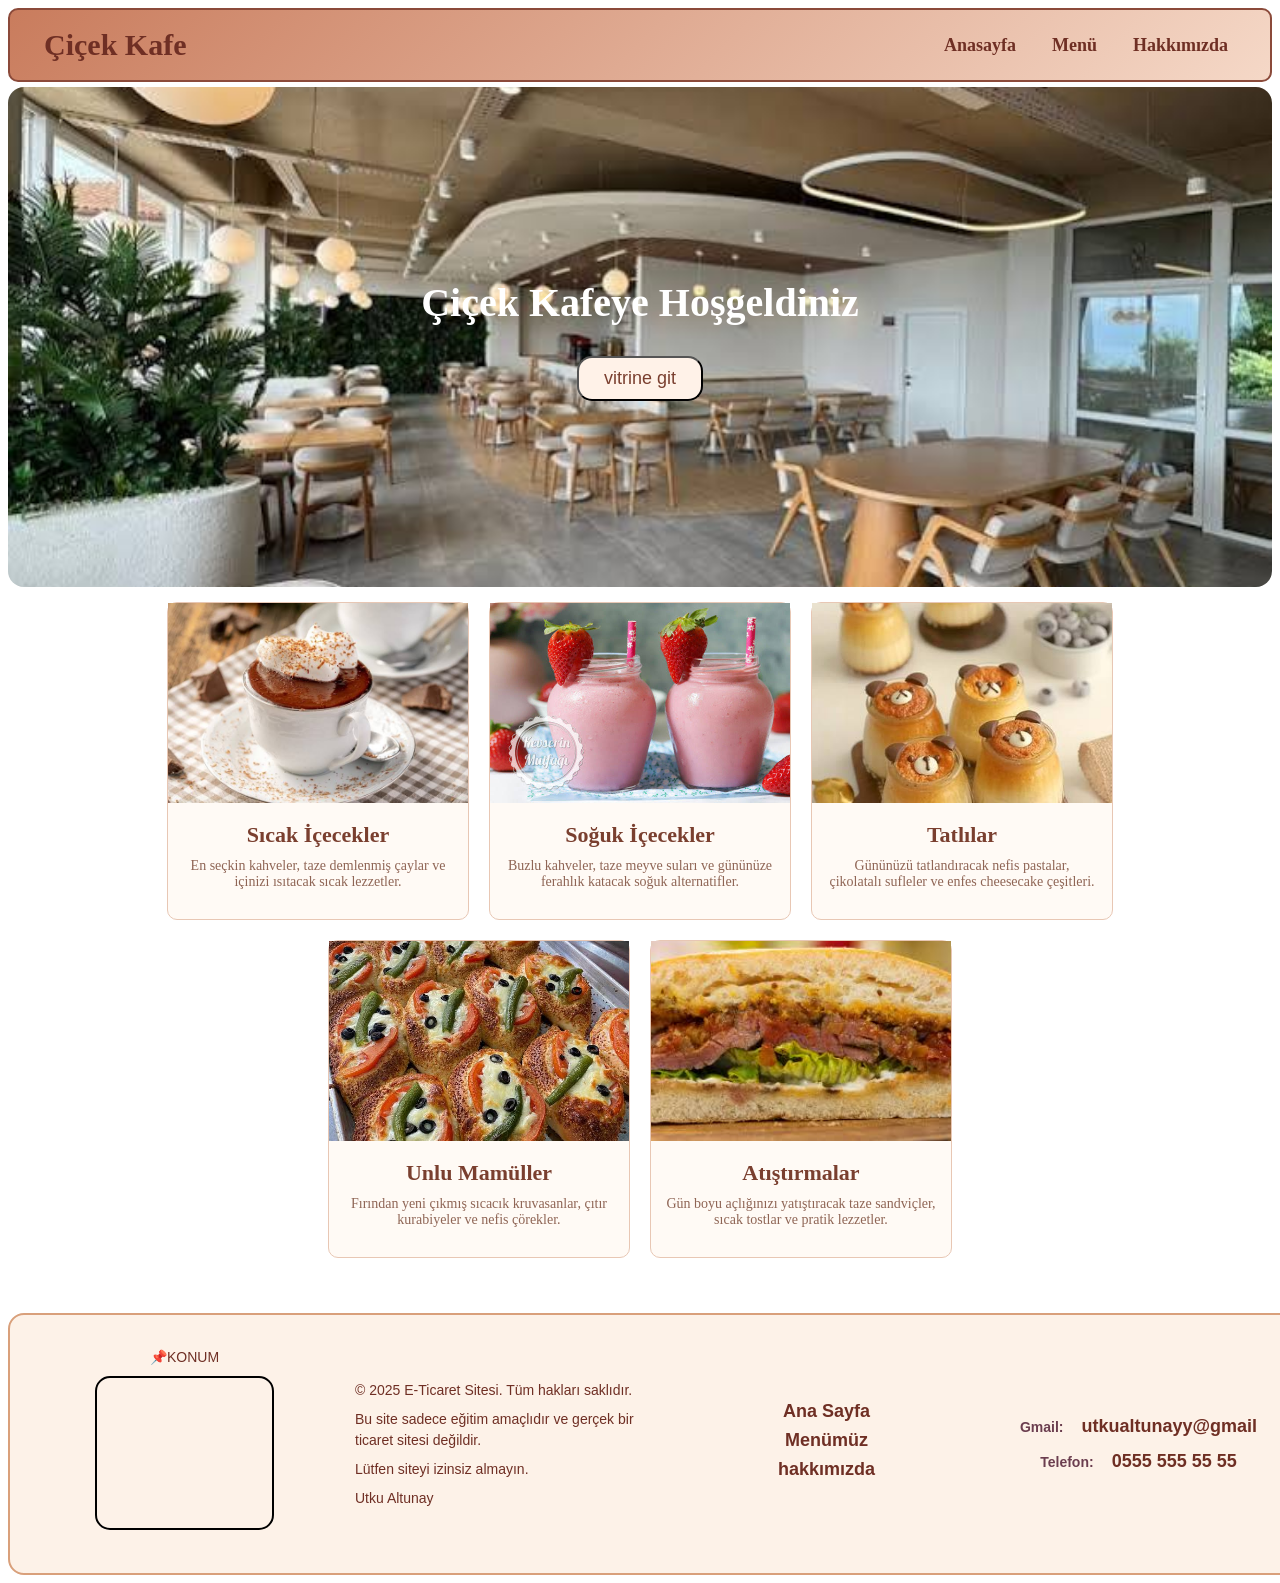
<file: index.html>
<!DOCTYPE html>
<html lang="en">

<head>
    <meta charset="UTF-8">
    <meta name="viewport" content="width=device-width, initial-scale=1.0">
    <title>Çiçek Kafe</title>
    <link rel="stylesheet" href="index.css">

</head>

<body>
    <!-- üstbar -->
    <header class="üstbar">
        <h1>Çiçek Kafe</h1>
        <nav class="nav">
            <ul>
                <li><a href="index.html">Anasayfa</a></li>
                <li><a href="menu.html">Menü</a></li>
                <li><a href="hakkımızda.html">Hakkımızda</a></li>
            </ul>
        </nav>
    </header>

    <!-- orta -->
    <div class="resimm">
        <img src="Resim/bir.jfif" class="resim">

        <div class="iç">
            <h1 class="ry"> Çiçek Kafeye Hoşgeldiniz</h1>
            <button class="btn"><a href="#vitrin">vitrine git</a></button>
        </div>
    </div>

    <div class="vitrin" id="vitrin">

        <a href="menu.html#sıcakİçecekler">
            <div class="kart">
                <img src="Resim/s2.jfif" class="kart-img">
                <div class="kart-bilgi">
                    <h3 class="cardb">Sıcak İçecekler</h3>
                    <p class="carda">En seçkin kahveler, taze demlenmiş çaylar ve içinizi ısıtacak sıcak lezzetler.</p>
                </div>
            </div>
        </a>

        <a href="menu.html##soğukİçecekler">
            <div class="kart">
                <img src="Resim/s10.jfif" class="kart-img">
                <div class="kart-bilgi">
                    <h3 class="cardb">Soğuk İçecekler</h3>
                    <p class="carda">Buzlu kahveler, taze meyve suları ve gününüze ferahlık katacak soğuk alternatifler.
                    </p>
                </div>
            </div>
        </a>

        <a href="menu.html#tatlılar">
            <div class="kart">
                <img src="Resim/t6.jfif" class="kart-img">
                <div class="kart-bilgi">
                    <h3 class="cardb">Tatlılar</h3>
                    <p class="carda">Gününüzü tatlandıracak nefis pastalar, çikolatalı sufleler ve enfes cheesecake
                        çeşitleri.</p>
                </div>
            </div>
        </a>

        <a href="menu.html#unluMamüller">
            <div class="kart">
                <img src="Resim/u6.jfif" class="kart-img">
                <div class="kart-bilgi">
                    <h3 class="cardb">Unlu Mamüller</h3>
                    <p class="carda">Fırından yeni çıkmış sıcacık kruvasanlar, çıtır kurabiyeler ve nefis çörekler.</p>
                </div>
            </div>
        </a>

        <a href="menu.html#atıştırmalar">
            <div class="kart">
                <img src="Resim/a5.jfif" class="kart-img">
                <div class="kart-bilgi">
                    <h3 class="cardb">Atıştırmalar</h3>
                    <p class="carda">Gün boyu açlığınızı yatıştıracak taze sandviçler, sıcak tostlar ve pratik
                        lezzetler.</p>
                </div>
            </div>
        </a>
    </div>

    <!-- altbar -->
    <footer class="altbar">

        <div class="altyazı">
            <div class="a">
                <p class="konum">📌KONUM</p>
                <iframe
                    src=" https://www.google.com/maps/embed?pb=!1m18!1m12!1m3!1d3026.6590766027703!2d29.264588489504323!3d40.6594449671031!2m3!1f0!2f0!3f0!3m2!1i1024!2i768!4f13.1!3m3!1m2!1s0x14cae5002a28d195%3A0xbe5df35cf787f8f5!2zw4dpw6dlayBTYWF0aQ!5e0!3m2!1str!2str!4v1784808035518!5m2!1str!2str"
                    width="175px" height="150px" style="border:2px solid black;" loading="lazy"
                    referrerpolicy="no-referrer-when-downgrade">
                </iframe>
            </div>
        </div>

        <div class="kural">
            <ul>
                <li>
                    <p class="yazı1">© 2025 E-Ticaret Sitesi. Tüm hakları saklıdır.</p>
                </li>
                <li>
                    <p class="yazı2">Bu site sadece eğitim amaçlıdır ve gerçek bir ticaret sitesi değildir.</p>
                </li>
                <li>
                    <p class="yazı2">Lütfen siteyi izinsiz almayın.</p>
                </li>
                <li>
                    <p class="yazı2">Utku Altunay</p>
                </li>
            </ul>

        </div>

        <div class="git">
            <ul>
                <li><a class="yazı5" href="index.html">Ana Sayfa</a></li>
                <li><a class="yazı6" href="Menu.html">Menümüz</a></li>
                <li><a class="yazı6" href="Menu.html">hakkımızda</a></li>

            </ul>
        </div>

        <div class="bilgi">
            <ul>
                <li>
                    <p class="yazı3"><b>Gmail:</b><a href="mailto:utkualtunayy@gmail">utkualtunayy@gmail</a></p>
                </li>
                <li>
                    <p class="yazı4"><b>Telefon:</b><a href="tel:+90505555555">0555 555 55 55</a></p>
                </li>
            </ul>

        </div>


    </footer>


</body>

</html>
</file>
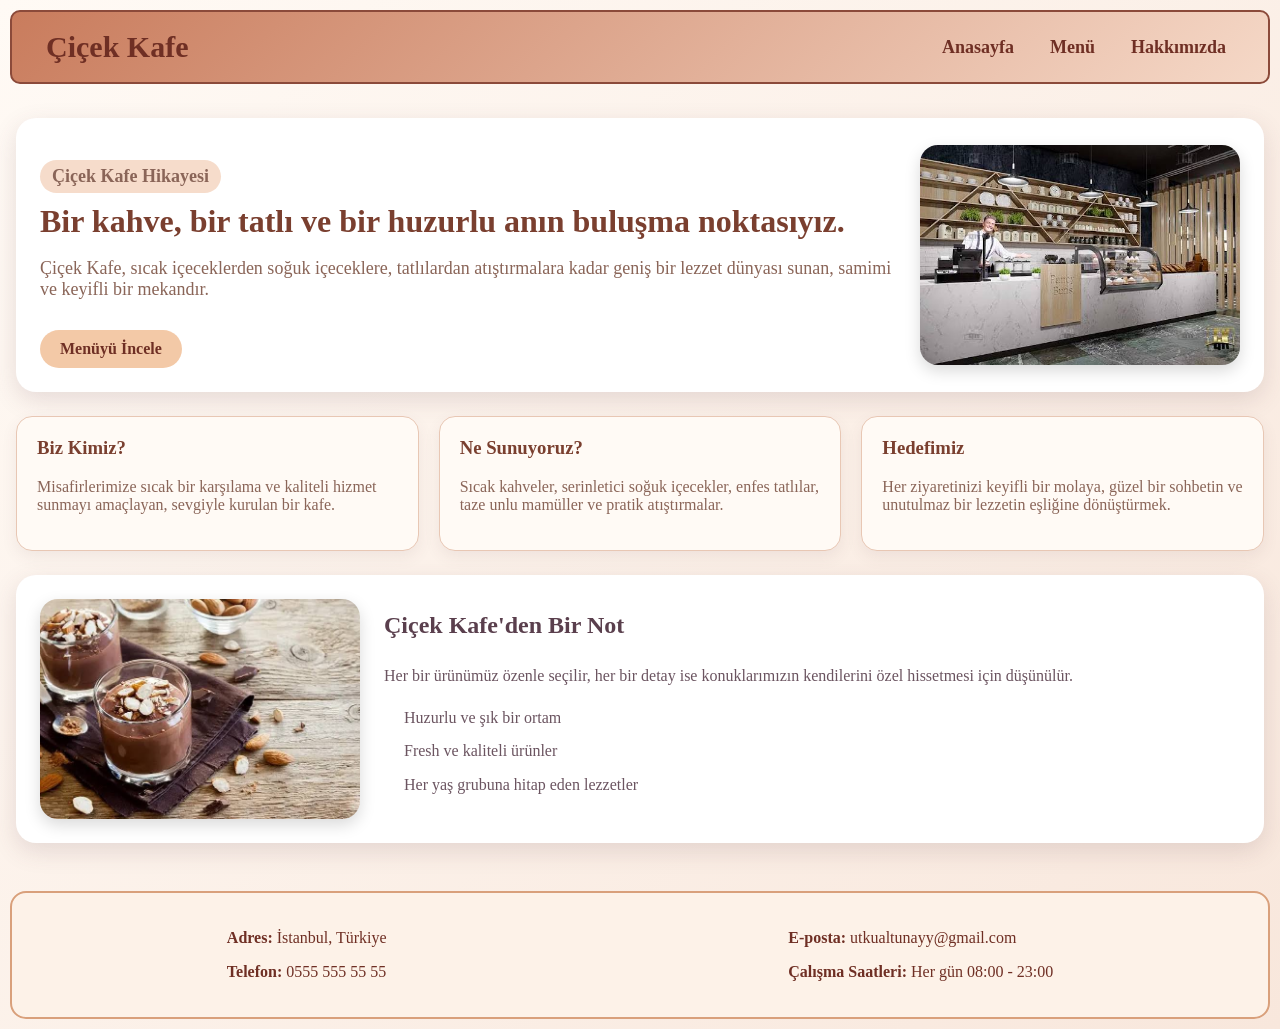
<file: hakkımızda.html>
<!DOCTYPE html>
<html lang="tr">

<head>
    <meta charset="UTF-8">
    <meta name="viewport" content="width=device-width, initial-scale=1.0">
    <title>Çiçek Kafe | Hakkımızda</title>
    <link rel="stylesheet" href="hakkımızda.css">
</head>

<body>
    <header class="üstbar">
        <h1>Çiçek Kafe</h1>
        <nav class="nav">
            <ul>
                <li><a href="index.html">Anasayfa</a></li>
                <li><a href="menu.html">Menü</a></li>
                <li><a href="hakkımızda.html">Hakkımızda</a></li>
            </ul>
        </nav>
    </header>

    <main class="orta">
        <section class="ortam">
            <div class="ortayazı">
                <p class="etiket">Çiçek Kafe Hikayesi</p>
                <h2>Bir kahve, bir tatlı ve bir huzurlu anın buluşma noktasıyız.</h2>
                <p>Çiçek Kafe, sıcak içeceklerden soğuk içeceklere, tatlılardan atıştırmalara kadar geniş bir lezzet
                    dünyası sunan, samimi ve keyifli bir mekandır.</p>
                <a class="buton" href="menu.html">Menüyü İncele</a>
            </div>
            <img src="Resim/iki.jfif">
        </section>

        <section class="kartlar">
            <article class="kart">
                <h3>Biz Kimiz?</h3>
                <p>Misafirlerimize sıcak bir karşılama ve kaliteli hizmet sunmayı amaçlayan, sevgiyle kurulan bir kafe.
                </p>
            </article>
            <article class="kart">
                <h3>Ne Sunuyoruz?</h3>
                <p>Sıcak kahveler, serinletici soğuk içecekler, enfes tatlılar, taze unlu mamüller ve pratik
                    atıştırmalar.</p>
            </article>
            <article class="kart">
                <h3>Hedefimiz</h3>
                <p>Her ziyaretinizi keyifli bir molaya, güzel bir sohbetin ve unutulmaz bir lezzetin eşliğine
                    dönüştürmek.</p>
            </article>
        </section>

        <section class="söz">
            <img src="Resim/3.jfif">
            <div class="söz-yazı">
                <h3>Çiçek Kafe'den Bir Not</h3>
                <p>Her bir ürünümüz özenle seçilir, her bir detay ise konuklarımızın kendilerini özel hissetmesi için
                    düşünülür.</p>
                <ul>
                    <li>Huzurlu ve şık bir ortam</li>
                    <li>Fresh ve kaliteli ürünler</li>
                    <li>Her yaş grubuna hitap eden lezzetler</li>
                </ul>
            </div>
        </section>
    </main>

    <footer class="altbar">
        <div>
            <p><b>Adres:</b> İstanbul, Türkiye</p>
            <p><b>Telefon:</b> 0555 555 55 55</p>
        </div>
        <div>
            <p><b>E-posta:</b> utkualtunayy@gmail.com</p>
            <p><b>Çalışma Saatleri:</b> Her gün 08:00 - 23:00</p>
        </div>
    </footer>
</body>

</html>
</file>
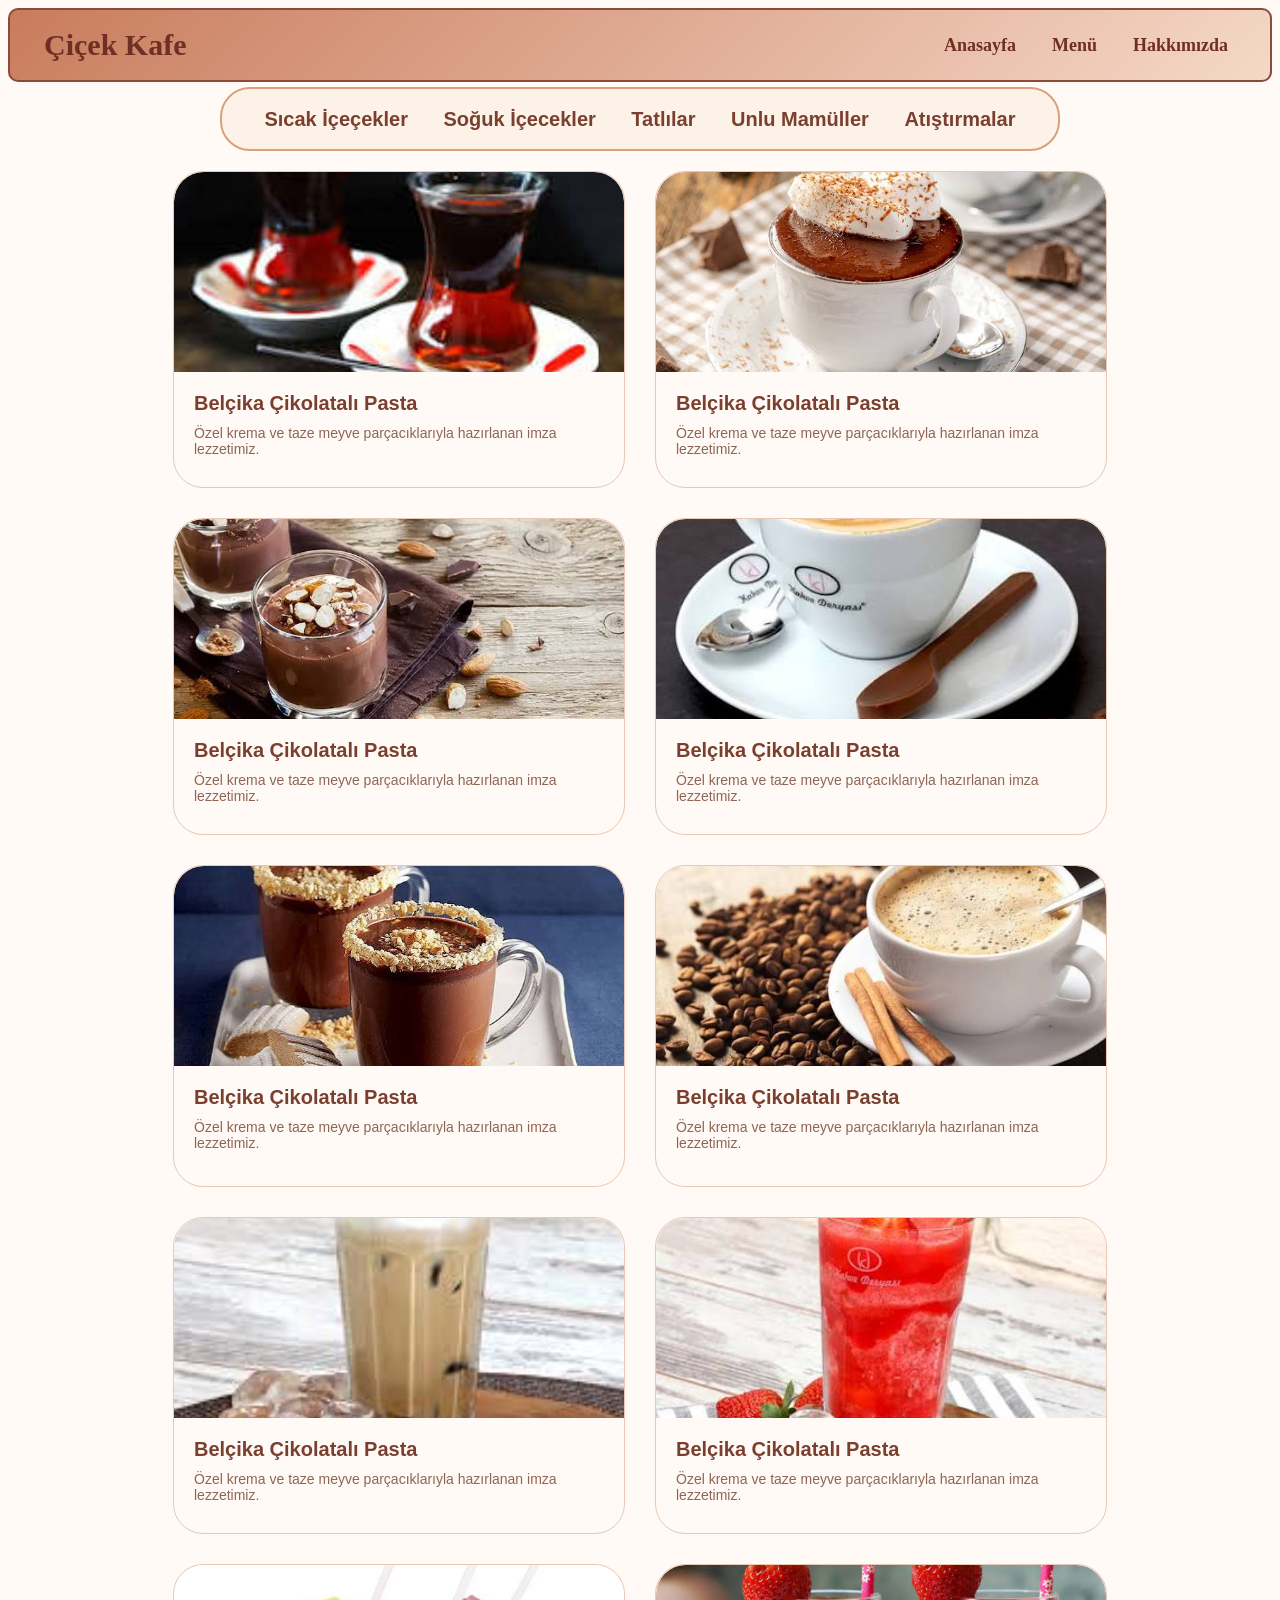
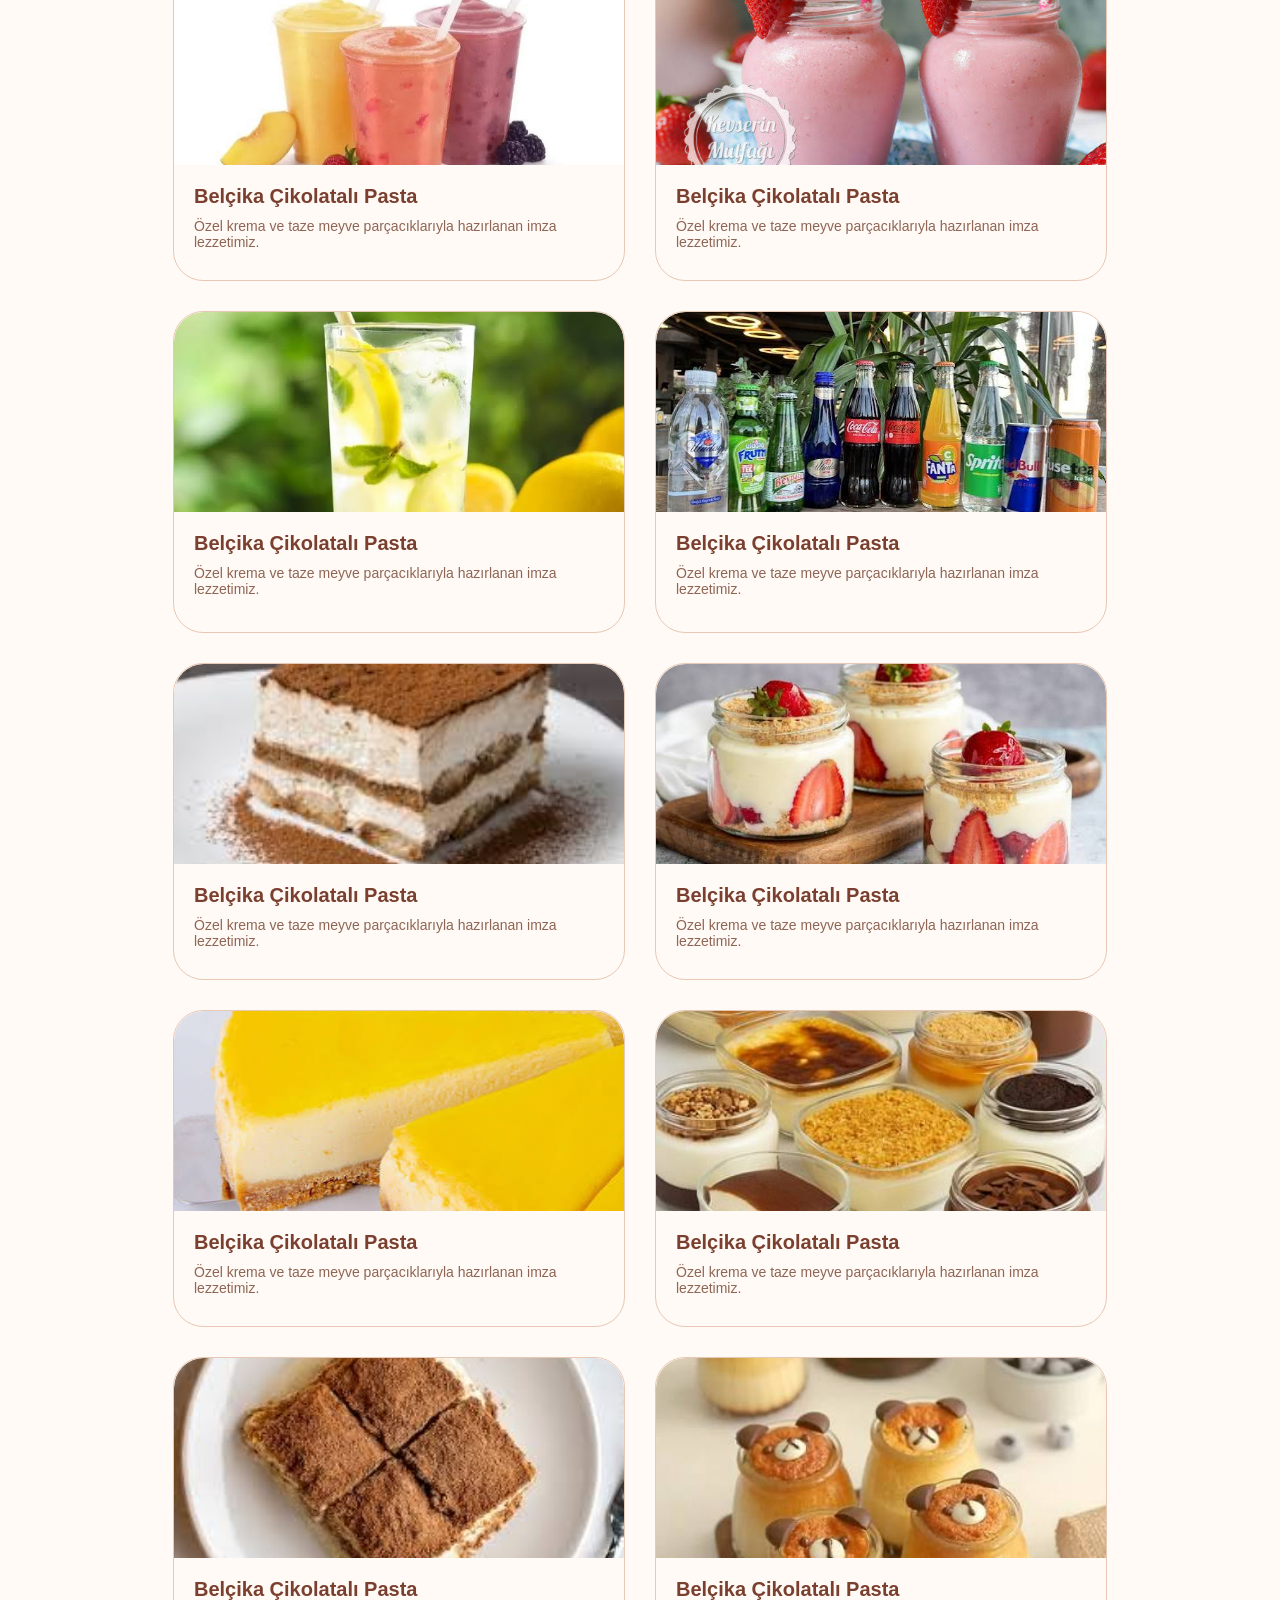
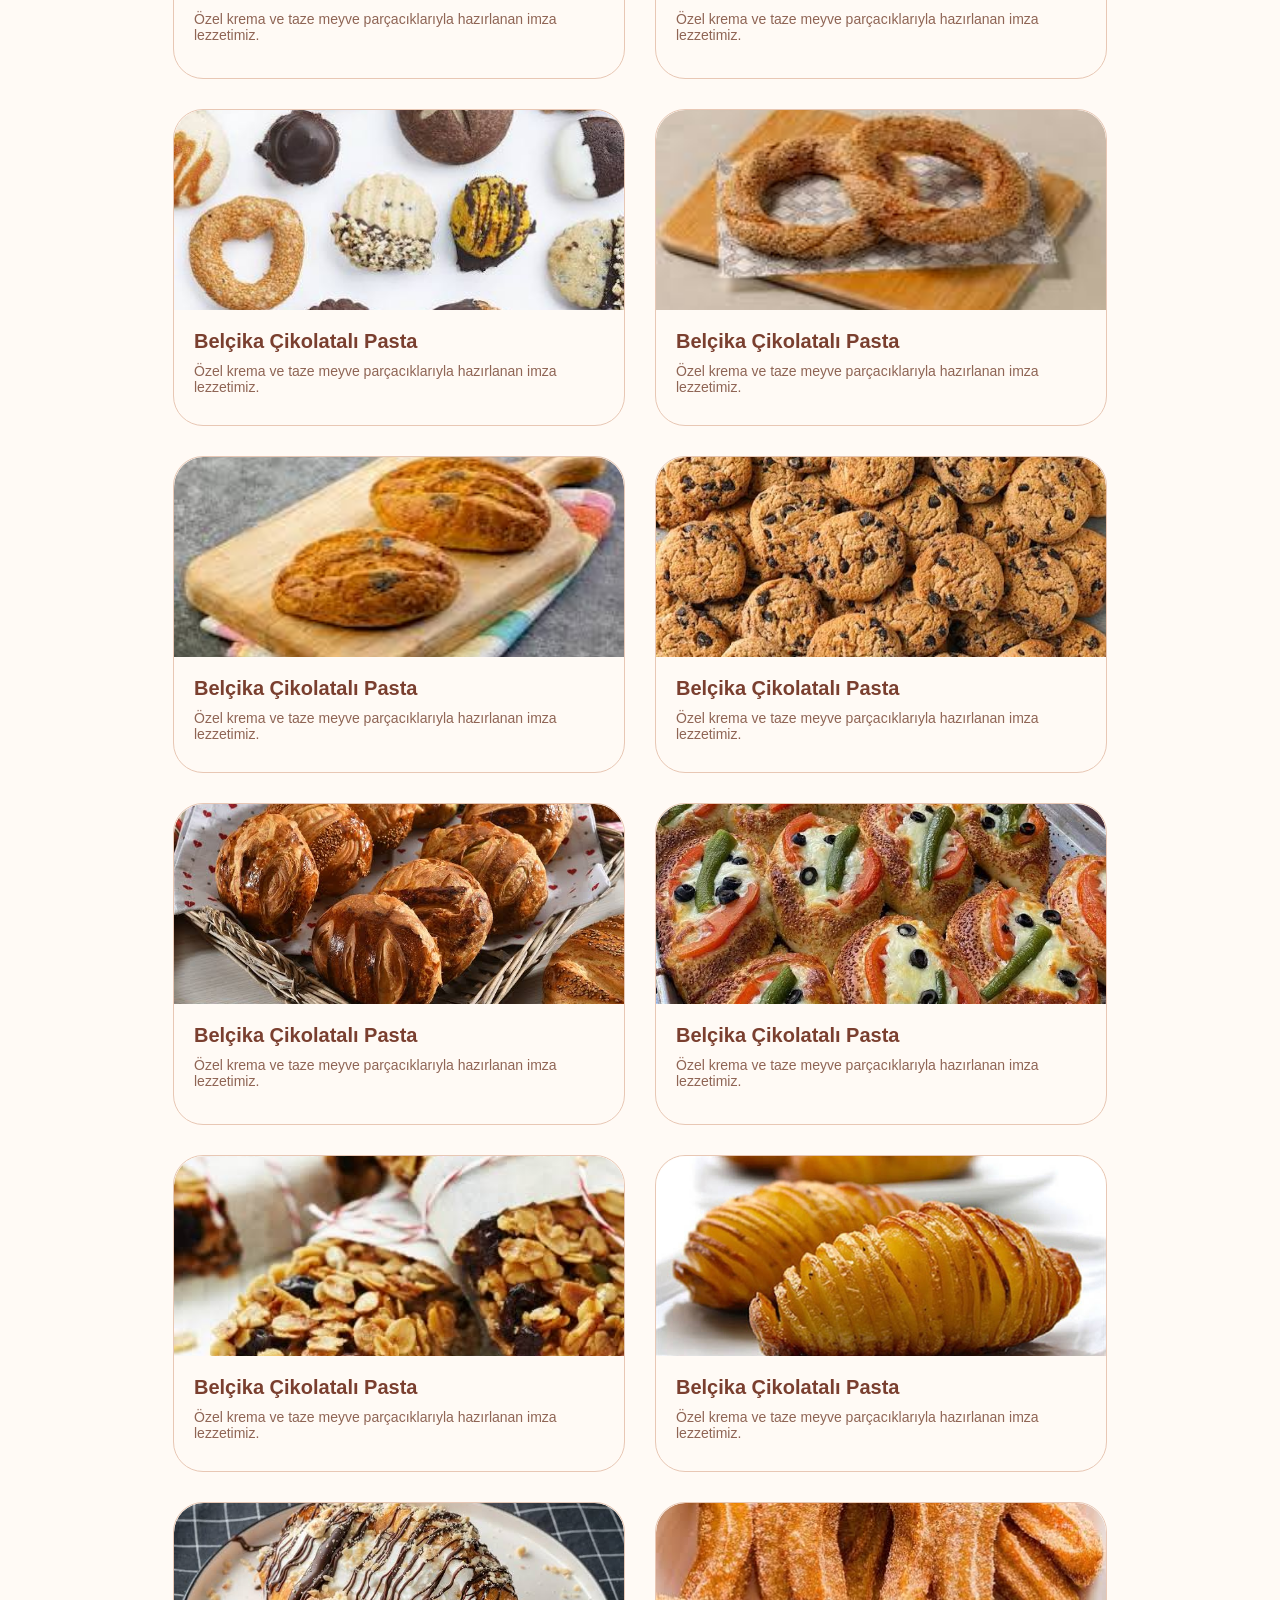
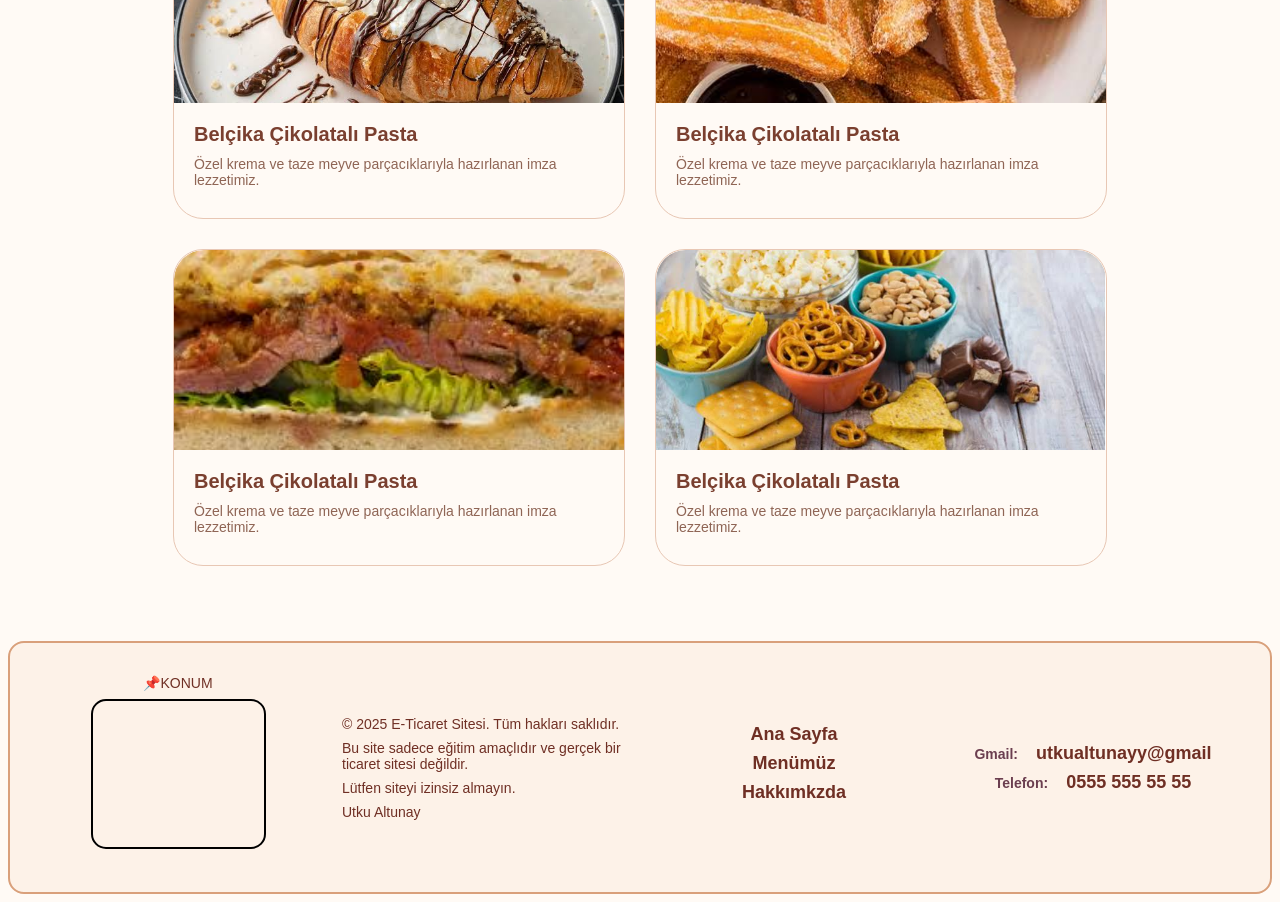
<file: menu.html>
<!DOCTYPE html>
<html lang="en">

<head>
    <meta charset="UTF-8">
    <meta name="viewport" content="width=device-width, initial-scale=1.0">
    <title>Menüler</title>
    <link rel="stylesheet" href="menu.css">
</head>

<body>
    <!-- üstbar -->
    <header class="üstbar" id="sıcakİçecekler">
        <h1>Çiçek Kafe</h1>
        <nav class="nav">
            <ul>
                <li><a href="index.html">Anasayfa</a></li>
                <li><a href="menu.html">Menü</a></li>
                <li><a href="hakkımızda.html">Hakkımızda</a></li>
            </ul>
        </nav>
    </header>

    <div class="ortala">
        <div class="menubaslık">
            <div class="ustyazıBir">
                <a href="#sıcakİçecekler">Sıcak İçeçekler</a>
                <a href="#soğukİçecekler">Soğuk İçecekler</a>
                <a href="#tatlılar">Tatlılar</a>
                <a href="#unluMamüller">Unlu Mamüller</a>
                <a href="#atıştırmalar">Atıştırmalar</a>
            </div>
        </div>
    </div>

    <!-- orta  -->

    <div class="yanyana">
        <div class="pastanecard">
            <div class="resim">
                <img src="Resim/s1.jfif">
            </div>

            <div class="altdiv">
                <h3 class="urunbaslık">Belçika Çikolatalı Pasta</h3>
                <p class="acıklama">Özel krema ve taze meyve parçacıklarıyla hazırlanan imza lezzetimiz.</p>


            </div>
        </div>

        <div class="pastanecard">
            <div class="resim">
                <img src="Resim/s2.jfif">
            </div>

            <div class="altdiv">
                <h3 class="urunbaslık">Belçika Çikolatalı Pasta</h3>
                <p class="acıklama">Özel krema ve taze meyve parçacıklarıyla hazırlanan imza lezzetimiz.</p>


            </div>
        </div>

        <div class="pastanecard">
            <div class="resim">
                <img src="Resim/3.jfif">
            </div>

            <div class="altdiv">
                <h3 class="urunbaslık">Belçika Çikolatalı Pasta</h3>
                <p class="acıklama">Özel krema ve taze meyve parçacıklarıyla hazırlanan imza lezzetimiz.</p>


            </div>
        </div>

        <div class="pastanecard">
            <div class="resim">
                <img src="Resim/s4.jfif">
            </div>

            <div class="altdiv">
                <h3 class="urunbaslık">Belçika Çikolatalı Pasta</h3>
                <p class="acıklama">Özel krema ve taze meyve parçacıklarıyla hazırlanan imza lezzetimiz.</p>


            </div>
        </div>

        <div class="pastanecard">
            <div class="resim">
                <img src="Resim/s5.jfif">
            </div>

            <div class="altdiv">
                <h3 class="urunbaslık">Belçika Çikolatalı Pasta</h3>
                <p class="acıklama">Özel krema ve taze meyve parçacıklarıyla hazırlanan imza lezzetimiz.</p>


            </div>
        </div>

        <div class="pastanecard">
            <div class="resim">
                <img src="Resim/s6.jfif">
            </div>
            <div class="altdiv">
                <h3 class="urunbaslık">Belçika Çikolatalı Pasta</h3>
                <p class="acıklama">Özel krema ve taze meyve parçacıklarıyla hazırlanan imza lezzetimiz.</p>

                <div class="altkısım" id="soğukİçecekler">
                </div>
            </div>
        </div>

        <!-- SOĞUK İÇECEKLER  -->

        <div class="pastanecard">
            <div class="resim">
                <img src="Resim/s7.jfif">
            </div>

            <div class="altdiv">
                <h3 class="urunbaslık">Belçika Çikolatalı Pasta</h3>
                <p class="acıklama">Özel krema ve taze meyve parçacıklarıyla hazırlanan imza lezzetimiz.</p>


            </div>
        </div>

        <div class="pastanecard">
            <div class="resim">
                <img src="Resim/s8.jfif">
            </div>

            <div class="altdiv">
                <h3 class="urunbaslık">Belçika Çikolatalı Pasta</h3>
                <p class="acıklama">Özel krema ve taze meyve parçacıklarıyla hazırlanan imza lezzetimiz.</p>


            </div>
        </div>

        <div class="pastanecard">
            <div class="resim">
                <img src="Resim/s9.jfif">
            </div>

            <div class="altdiv">
                <h3 class="urunbaslık">Belçika Çikolatalı Pasta</h3>
                <p class="acıklama">Özel krema ve taze meyve parçacıklarıyla hazırlanan imza lezzetimiz.</p>


            </div>
        </div>

        <div class="pastanecard">
            <div class="resim">
                <img src="Resim/s10.jfif">
            </div>

            <div class="altdiv">
                <h3 class="urunbaslık">Belçika Çikolatalı Pasta</h3>
                <p class="acıklama">Özel krema ve taze meyve parçacıklarıyla hazırlanan imza lezzetimiz.</p>


            </div>
        </div>

        <div class="pastanecard">
            <div class="resim">
                <img src="Resim/s11.jfif">
            </div>

            <div class="altdiv">
                <h3 class="urunbaslık">Belçika Çikolatalı Pasta</h3>
                <p class="acıklama">Özel krema ve taze meyve parçacıklarıyla hazırlanan imza lezzetimiz.</p>


            </div>
        </div>

        <div class="pastanecard">
            <div class="resim">
                <img src="Resim/s12.jfif">
            </div>

            <div class="altdiv">
                <h3 class="urunbaslık">Belçika Çikolatalı Pasta</h3>
                <p class="acıklama">Özel krema ve taze meyve parçacıklarıyla hazırlanan imza lezzetimiz.</p>

                <div class="altkısım" id="tatlılar">
                </div>
            </div>
        </div>

        <!-- TATLILAR  -->

        <div class="pastanecard">
            <div class="resim">
                <img src="Resim/t1.jfif">
            </div>

            <div class="altdiv">
                <h3 class="urunbaslık">Belçika Çikolatalı Pasta</h3>
                <p class="acıklama">Özel krema ve taze meyve parçacıklarıyla hazırlanan imza lezzetimiz.</p>


            </div>
        </div>

        <div class="pastanecard">
            <div class="resim">
                <img src="Resim/t2.jfif">
            </div>

            <div class="altdiv">
                <h3 class="urunbaslık">Belçika Çikolatalı Pasta</h3>
                <p class="acıklama">Özel krema ve taze meyve parçacıklarıyla hazırlanan imza lezzetimiz.</p>


            </div>
        </div>

        <div class="pastanecard">
            <div class="resim">
                <img src="Resim/t3.jfif">
            </div>

            <div class="altdiv">
                <h3 class="urunbaslık">Belçika Çikolatalı Pasta</h3>
                <p class="acıklama">Özel krema ve taze meyve parçacıklarıyla hazırlanan imza lezzetimiz.</p>


            </div>
        </div>

        <div class="pastanecard">
            <div class="resim">
                <img src="Resim/t4.jfif">
            </div>

            <div class="altdiv">
                <h3 class="urunbaslık">Belçika Çikolatalı Pasta</h3>
                <p class="acıklama">Özel krema ve taze meyve parçacıklarıyla hazırlanan imza lezzetimiz.</p>


            </div>
        </div>

        <div class="pastanecard">
            <div class="resim">
                <img src="Resim/t5.jfif">
            </div>

            <div class="altdiv">
                <h3 class="urunbaslık">Belçika Çikolatalı Pasta</h3>
                <p class="acıklama">Özel krema ve taze meyve parçacıklarıyla hazırlanan imza lezzetimiz.</p>


            </div>
        </div>

        <div class="pastanecard">
            <div class="resim">
                <img src="Resim/t6.jfif">
            </div>

            <div class="altdiv">
                <h3 class="urunbaslık">Belçika Çikolatalı Pasta</h3>
                <p class="acıklama">Özel krema ve taze meyve parçacıklarıyla hazırlanan imza lezzetimiz.</p>

                <div class="altkısım" id="unluMamüller">
                </div>
            </div>
        </div>

        <!-- UNLU MAMÜLLER  -->

        <div class="pastanecard">
            <div class="resim">
                <img src="Resim/u1.jfif">
            </div>

            <div class="altdiv">
                <h3 class="urunbaslık">Belçika Çikolatalı Pasta</h3>
                <p class="acıklama">Özel krema ve taze meyve parçacıklarıyla hazırlanan imza lezzetimiz.</p>


            </div>
        </div>

        <div class="pastanecard">
            <div class="resim">
                <img src="Resim/u2.jfif">
            </div>

            <div class="altdiv">
                <h3 class="urunbaslık">Belçika Çikolatalı Pasta</h3>
                <p class="acıklama">Özel krema ve taze meyve parçacıklarıyla hazırlanan imza lezzetimiz.</p>


            </div>
        </div>

        <div class="pastanecard">
            <div class="resim">
                <img src="Resim/u3.jfif">
            </div>

            <div class="altdiv">
                <h3 class="urunbaslık">Belçika Çikolatalı Pasta</h3>
                <p class="acıklama">Özel krema ve taze meyve parçacıklarıyla hazırlanan imza lezzetimiz.</p>


            </div>
        </div>

        <div class="pastanecard">
            <div class="resim">
                <img src="Resim/u4.jfif">
            </div>

            <div class="altdiv">
                <h3 class="urunbaslık">Belçika Çikolatalı Pasta</h3>
                <p class="acıklama">Özel krema ve taze meyve parçacıklarıyla hazırlanan imza lezzetimiz.</p>


            </div>
        </div>

        <div class="pastanecard">
            <div class="resim">
                <img src="Resim/u5.jfif">
            </div>

            <div class="altdiv">
                <h3 class="urunbaslık">Belçika Çikolatalı Pasta</h3>
                <p class="acıklama">Özel krema ve taze meyve parçacıklarıyla hazırlanan imza lezzetimiz.</p>


            </div>
        </div>

        <div class="pastanecard">
            <div class="resim">
                <img src="Resim/u6.jfif">
            </div>

            <div class="altdiv">
                <h3 class="urunbaslık">Belçika Çikolatalı Pasta</h3>
                <p class="acıklama">Özel krema ve taze meyve parçacıklarıyla hazırlanan imza lezzetimiz.</p>

                <div class="altkısım" id="atıştırmalar">
                </div>
            </div>
        </div>

        <!-- ATIŞTIRMALAR  -->

        <div class="pastanecard">
            <div class="resim">
                <img src="Resim/a1.jfif">
            </div>

            <div class="altdiv">
                <h3 class="urunbaslık">Belçika Çikolatalı Pasta</h3>
                <p class="acıklama">Özel krema ve taze meyve parçacıklarıyla hazırlanan imza lezzetimiz.</p>


            </div>
        </div>

        <div class="pastanecard">
            <div class="resim">
                <img src="Resim/a2.jfif">
            </div>

            <div class="altdiv">
                <h3 class="urunbaslık">Belçika Çikolatalı Pasta</h3>
                <p class="acıklama">Özel krema ve taze meyve parçacıklarıyla hazırlanan imza lezzetimiz.</p>


            </div>
        </div>

        <div class="pastanecard">
            <div class="resim">
                <img src="Resim/a3.jfif">
            </div>

            <div class="altdiv">
                <h3 class="urunbaslık">Belçika Çikolatalı Pasta</h3>
                <p class="acıklama">Özel krema ve taze meyve parçacıklarıyla hazırlanan imza lezzetimiz.</p>


            </div>
        </div>

        <div class="pastanecard">
            <div class="resim">
                <img src="Resim/a4.jfif">
            </div>

            <div class="altdiv">
                <h3 class="urunbaslık">Belçika Çikolatalı Pasta</h3>
                <p class="acıklama">Özel krema ve taze meyve parçacıklarıyla hazırlanan imza lezzetimiz.</p>


            </div>
        </div>

        <div class="pastanecard">
            <div class="resim">
                <img src="Resim/a5.jfif">
            </div>

            <div class="altdiv">
                <h3 class="urunbaslık">Belçika Çikolatalı Pasta</h3>
                <p class="acıklama">Özel krema ve taze meyve parçacıklarıyla hazırlanan imza lezzetimiz.</p>


            </div>
        </div>

        <div class="pastanecard">
            <div class="resim">
                <img src="Resim/a6.jfif">
            </div>

            <div class="altdiv">
                <h3 class="urunbaslık">Belçika Çikolatalı Pasta</h3>
                <p class="acıklama">Özel krema ve taze meyve parçacıklarıyla hazırlanan imza lezzetimiz.</p>


            </div>
        </div>
    </div>

    <!-- altbar  -->

    <div class="altbar">

        <div class="altyazı">
            <div class="a">
                <p class="konum">📌KONUM</p>
                <iframe
                    src=" https://www.google.com/maps/embed?pb=!1m18!1m12!1m3!1d3026.6590766027703!2d29.264588489504323!3d40.6594449671031!2m3!1f0!2f0!3f0!3m2!1i1024!2i768!4f13.1!3m3!1m2!1s0x14cae5002a28d195%3A0xbe5df35cf787f8f5!2zw4dpw6dlayBTYWF0aQ!5e0!3m2!1str!2str!4v1784808035518!5m2!1str!2str"
                    width="175px" height="150px" style="border:2px solid black;" loading="lazy"
                    referrerpolicy="no-referrer-when-downgrade">
                </iframe>
            </div>
        </div>

        <div class="kural">
            <ul>
                <li>
                    <p class="yazı1">© 2025 E-Ticaret Sitesi. Tüm hakları saklıdır.</p>
                </li>
                <li>
                    <p class="yazı2">Bu site sadece eğitim amaçlıdır ve gerçek bir ticaret sitesi değildir.</p>
                </li>
                <li>
                    <p class="yazı2">Lütfen siteyi izinsiz almayın.</p>
                </li>
                <li>
                    <p class="yazı2">Utku Altunay</p>
                </li>
            </ul>

        </div>

        <div class="git">
            <ul>
                <li><a class="yazı5" href="index.html">Ana Sayfa</a></li>
                <li><a class="yazı6" href="menu.html">Menümüz</a></li>
                <li><a class="yazı6" href="hakkımızda.html">Hakkımkzda</a></li>
            </ul>
        </div>

        <div class="bilgi">
            <ul>
                <li>
                    <p class="yazı3"><b>Gmail:</b><a href="mailto:utkualtunayy@gmail">utkualtunayy@gmail</a></p>
                </li>
                <li>
                    <p class="yazı4"><b>Telefon:</b><a href="tel:+90505555555">0555 555 55 55</a></p>
                </li>
            </ul>

        </div>



    </div>


</body>

</html>
</file>
<file: index.css>
/* üstbar*/

.üstbar {
    border-radius: 10px;
    display: flex;
    justify-content: space-between;
    align-items: center;
    background: linear-gradient(135deg, #c97c5d, #f5d8c7);
    border: 2px solid #8b4a3a;
    padding: 18px 24px;
    font-family: Cambria, Cochin, Georgia, Times, 'Times New Roman', serif;
    font-size: 18px;
}

.nav li:hover {
    scale: 1.2;
}

.üstbar h1 {
    margin: 0;
    margin-left: 10px;
    font-size: 30px;
    font-weight: 700;
    color: #6f2f24;
}

.nav {
    display: flex;
}

ul {
    list-style-type: none;
    display: flex;
    margin: 0;
    padding: 0;
}

ul a {
    text-decoration: none;
    font-size: 18px;
    font-weight: 600;
    margin: 0 18px;
    color: #6f2f24;
}

ul a:hover {
    color: #a44d3b;
    transition: 0.2s;
}

/* orta */
.resimm {
    position: relative;
    width: 100%;
    height: 500px;
    display: flex;
    align-items: center;
    justify-content: center;
}

.resim {
    margin-top: 10px;
    position: absolute;
    width: 100%;
    height: 100%;
    object-fit: cover;
    z-index: -1;
    border-radius: 16px;
}

.iç {
    text-align: center;
    color: white;
}

.ry {
    font-size: 40px;
    margin-bottom: 20px;
}

.btn {
    display: inline-block;
    margin: 10px;
    background-color: #fff2e8;
    padding: 10px 25px;
    font-size: 18px;
    cursor: pointer;
    border-radius: 15px;
    color: #7a3f2f;
}

ul {
    list-style: none;
}


.vitrin {
    margin-bottom: 20px;
    margin-top: 20px;
    display: flex;
    align-items: stretch;
    justify-content: center;
    flex-wrap: wrap;
    gap: 20px;
    padding: 0 10px;
}

.kart {
    width: 300px;
    background: #fffaf5;
    border: 1px solid #e8c7b4;
    border-radius: 10px;
}

.kart-img {
    width: 100%;
    height: 200px;
    object-fit: cover;
}

.kart-bilgi {
    padding: 15px;
    text-align: center;
}

.cardb {
    margin: 0;
    font-size: 22px;
    color: #7a3f2f;
}

.carda {
    margin-top: 10px;
    font-size: 14px;
    color: #8f6555;
}


/* altbar */

.altbar {
    margin-top: 55px;
    font-family: 'Segoe UI', Tahoma, Geneva, Verdana, sans-serif;
    justify-content: space-around;
    align-items: center;
    display: flex;
    gap: 20px;
    flex-wrap: wrap;
    color: #6f2f24;
    border: 2px solid #d9a07b;
    border-radius: 16px;
    background-color: #fdf2e8;
    width: 100%;
    padding: 24px;
    text-align: center;
}

.altyazı {
    width: 100%;
    display: flex;
    justify-content: center;
    align-items: center;
}

iframe {
    margin-bottom: 15px;
    border-radius: 15px;
    border: #b96e4c solid 5px;
    width: 175px;
    height: 150px;
}

iframe:hover {
    transform: scale(1.05);
    transition: transform 0.3s ease;
}

a {
    text-decoration: none;
    color: #7a3f2f;
}

.altbar p {
    margin: 8px 0;
    font-size: 14px;
    line-height: 1.5;
}

.altbar ul {
    display: block;
    padding: 0;
    margin: 0;
}

.altbar li {
    margin-bottom: 8px;
}

.altbar>div {
    flex: 1 1 220px;
    min-width: 220px;
}

.a {
    display: block;
    float: none;
    margin-left: 0;
}

.git {
    height: 100%;
    width: 100%;
    display: flex;
    justify-content: center;
    align-items: center;
    flex-wrap: wrap;
    text-align: center;
    font-family: 'Segoe UI', Tahoma, Geneva, Verdana, sans-serif;
    font-size: 15px;
    font-weight: 600;
    color: #6b3e4f;
}

.bilgi {
    height: 100%;
    width: 100%;
    display: flex;
    justify-content: center;
    align-items: center;
    text-align: center;
    font-family: 'Segoe UI', Tahoma, Geneva, Verdana, sans-serif;
    font-size: 15px;
    font-weight: 500;
    color: #6b3e4f;
}

.kural {
    height: 100%;
    width: 100%;
    display: flex;
    justify-content: flex-start;
    align-items: center;
    text-align: left;
}

.yazı1:hover {
    cursor: pointer;
    color: #a44d3b;
}

.yazı2:hover {
    cursor: pointer;
    color: #a44d3b;
}

.yazı3 a:hover {
    cursor: pointer;
    color: #a44d3b;
}

.yazı4 a:hover {
    cursor: pointer;
    color: #a44d3b;
}

@media (max-width: 920px) {
    .üstbar {
        padding: 18px 16px;
    }

    .üstbar h1 {
        font-size: 26px;
    }

    .nav ul {
        flex-wrap: wrap;
        justify-content: center;
    }

    .resimm {
        height: clamp(320px, 45vh, 450px);
    }

    .ry {
        font-size: 34px;
    }
}

@media (max-width: 700px) {
    .üstbar {
        justify-content: center;
        text-align: center;
    }

    .nav {
        width: 100%;
    }

    .resimm {
        height: 340px;
    }

    .vitrin {
        gap: 16px;
        padding: 0 10px;
    }

    .kart {
        margin-left: 0;
        flex: 1 1 100%;
        max-width: 100%;
    }

    .ry {
        font-size: 28px;
    }

    .btn {
        font-size: 16px;
        padding: 10px 20px;
    }

    .altbar {
        padding: 18px;
    }
}

@media (max-width: 520px) {
    .üstbar {
        flex-direction: column;
        gap: 10px;
    }

    .vitrin {
        flex-direction: column;
        align-items: stretch;
    }

    .altbar {
        flex-direction: column;
        align-items: center;
    }

    .kural,
    .git,
    .bilgi {
        width: 100%;
        text-align: center;
    }
}

.yazı5:hover {
    cursor: pointer;
    color: #a44d3b;
}

.yazı6:hover {
    cursor: pointer;
    color: #a44d3b;
}
</file>
<file: hakkımızda.css>
body {
    margin: 0;
    font-family: Cambria, Cochin, Georgia, Times, 'Times New Roman', serif;
    background: linear-gradient(135deg, #fffaf5 0%, #f8e7dc 100%);
    color: #5d3428;
    box-sizing: border-box;
}



.üstbar {
    border-radius: 10px;
    display: flex;
    justify-content: space-between;
    align-items: center;
    background: linear-gradient(135deg, #c97c5d, #f5d8c7);
    border: 2px solid #8b4a3a;
    padding: 18px 24px;
    font-size: 18px;
    margin: 10px;
    flex-wrap: wrap;
    gap: 10px;
}

.nav li:hover {
    transform: scale(1.08);
    transition: transform 0.2s ease;
}

.üstbar h1 {
    margin: 0;
    margin-left: 10px;
    font-size: 30px;
    font-weight: 700;
    color: #6f2f24;
}

.nav {
    display: flex;
}

ul {
    list-style-type: none;
    display: flex;
    margin: 0;
    padding: 0;
}

ul a {
    text-decoration: none;
    font-size: 18px;
    font-weight: 600;
    margin: 0 18px;
    color: #6f2f24;
}

ul a:hover {
    color: #a44d3b;
    transition: 0.2s;
}

.orta {
    padding: 24px 16px;
}

.ortam {
    display: flex;
    align-items: center;
    justify-content: space-between;
    gap: 24px;
    background: #fff;
    border-radius: 20px;
    padding: 24px;
    box-shadow: 0 8px 24px rgba(95, 60, 76, 0.15);
}

.ortayazı {
    flex: 1;
}

.etiket {
    display: inline-block;
    background: #f6dccb;
    color: #8a4b34;
    padding: 6px 12px;
    border-radius: 999px;
    font-weight: 600;
    margin-bottom: 10px;
}

.ortam h2 {
    font-size: 32px;
    margin: 0 0 10px;
    color: #7a3f2f;
}

.ortam p {
    font-size: 18px;
    color: #8a6558;
}

.buton {
    display: inline-block;
    margin-top: 12px;
    padding: 10px 20px;
    background: #f3c9a7;
    color: #6f2f24;
    border-radius: 999px;
    text-decoration: none;
    font-weight: 700;
}

.ortam img,
.söz img {
    width: 320px;
    height: 220px;
    object-fit: cover;
    border-radius: 18px;
    box-shadow: 0 6px 16px rgba(0, 0, 0, 0.15);
}

.kartlar {
    display: grid;
    grid-template-columns: repeat(3, 1fr);
    gap: 20px;
    margin-top: 24px;
}

.kart {
    background: #fffaf5;
    border: 1px solid #e8c7b4;
    border-radius: 16px;
    padding: 20px;
    box-shadow: 0 6px 16px rgba(95, 60, 76, 0.08);
}

.kart h3 {
    margin-top: 0;
    color: #7a3f2f;
}

.kart p {
    color: #8a6558;
}

.söz {
    display: flex;
    align-items: center;
    gap: 24px;
    margin-top: 24px;
    background: #ffffff;
    border-radius: 20px;
    padding: 24px;
    box-shadow: 0 8px 24px rgba(95, 60, 76, 0.15);
}

.söz-yazı {
    flex: 1;
}

.söz h3 {
    margin-top: 0;
    font-size: 24px;
    color: #5a3f4d;
}

.söz p,
.söz li {
    color: #6b5460;
    line-height: 1.6;
}

.söz ul {
    display: block;
    padding-left: 20px;
}

.söz li {
    margin-bottom: 8px;
}

.altbar {
    margin: 24px 10px 10px;
    padding: 20px 24px;
    background: #fdf2e8;
    border: 2px solid #d9a07b;
    border-radius: 16px;
    display: flex;
    justify-content: space-around;
    gap: 20px;
    flex-wrap: wrap;
    color: #6f2f24;
}

@media (max-width: 900px) {

    .ortam,
    .söz {
        flex-direction: column;
    }


}

@media (max-width: 600px) {
    .üstbar {
        justify-content: center;
        text-align: center;
    }

    .nav ul {
        flex-wrap: wrap;
        justify-content: center;
    }


    .ortam img,
    .söz img {
        width: 100%;
        height: auto;
    }

    .ortam,
    .söz {
        padding: 16px;
    }
}

@media (max-width: 900px) {

    .ortam,
    .söz {
        flex-direction: column;
    }
}

@media (max-width: 600px) {
    .üstbar {
        flex-direction: column;
        gap: 10px;
    }

    .nav ul {
        flex-wrap: wrap;
        justify-content: center;
    }

    .ortam img,
    .söz img {
        width: 100%;
        height: auto;
    }
}
</file>
<file: menu.css>
html {
    scroll-behavior: smooth;
}

body {
    background: #fffaf5;
}

/* üstbar */

.üstbar {
    border-radius: 10px;
    display: flex;
    justify-content: space-between;
    align-items: center;
    background: linear-gradient(135deg, #c97c5d, #f5d8c7);
    border: 2px solid #8b4a3a;
    padding: 18px 24px;
    font-family: Cambria, Cochin, Georgia, Times, 'Times New Roman', serif;
    font-size: 18px;
}

.nav li:hover {
    scale: 1.2;
}

.üstbar h1 {
    margin: 0;
    margin-left: 10px;
    font-size: 30px;
    font-weight: 700;
    color: #6f2f24;
}

.nav {
    display: flex;
}

ul {
    list-style-type: none;
    display: flex;
    margin: 0;
    padding: 0;
}

ul a {
    text-decoration: none;
    font-size: 18px;
    font-weight: 600;
    margin: 0 18px;
    color: #6f2f24;
}

ul a:hover {
    color: #a44d3b;
    transition: 0.2s;
}

.ortala {
    display: flex;
    justify-content: center;
    align-items: center;
    position: sticky;
    top: 0;
    z-index: 1000;
}

.menubaslık {
    border: 2px solid #d9a07b;
    background-color: #fdf2e8;
    border-radius: 30px;
    height: 60px;
    width: 800px;
    display: flex;
    align-items: center;
    margin-top: 5px;
    padding: 0 18px;
}

.ustyazıBir {
    font-family: 'Poppins', sans-serif;
    color: #7a3f2f;
    font-weight: bold;
    font-size: 20px;
    text-decoration: none;
    margin: 0px auto;
}

.ustyazıBir a {
    font-family: 'Poppins', sans-serif;
    color: #7a3f2f;
    margin: 15px;
    font-size: 20px;
    font-weight: bold;
    display: inline-block;
}

.ustyazıBir a:hover {
    color: #a44d3b;
    transform: scale(1.3);
}

.ustyazı a:hover {
    color: #a44d3b;
    scale: 1.5;
}

a {
    text-decoration: none;
}

ul {
    list-style: none;
}

/* orta */

.yanyana {
    display: flex;
    gap: 30px;
    flex-wrap: wrap;
    justify-content: center;
    padding: 20px;
}

.pastanecard {
    width: 450px;
    background: #fffaf5;
    border-radius: 30px;
    font-family: 'Poppins', sans-serif;
    border: 1px solid #e8c7b4;
    overflow: hidden;
}

.resim {
    border-top-left-radius: 30px;
    border-top-right-radius: 30px;
    height: 200px;
    width: 100%;
    background-color: #fdf2e9;
}

.resim img {
    border-top-left-radius: 30px;
    border-top-right-radius: 30px;
    width: 100%;
    height: 100%;
    object-fit: cover;
}

.altdiv {
    padding: 20px;
}

.urunbaslık {
    margin: 0;
    font-size: 20px;
    color: #7a3f2f;
}

.acıklama {
    font-family: 'Poppins', sans-serif;
    font-size: 14px;
    color: #8f6555;
    margin: 10px 0;
}

.altkısım {
    display: flex;
    justify-content: space-between;
    align-items: center;
    margin-top: 15px;
}

.Fiyat {
    font-size: 22px;
    font-weight: bold;
    color: #a44d3b;
}

.btn {
    background: #f4d4c1;
    color: #6f2f24;
    border: none;
    padding: 8px 15px;
    border-radius: 8px;
    cursor: pointer;
    font-weight: bold;
}


/* altbar */

.altbar {
    margin-top: 55px;
    font-family: 'Segoe UI', Tahoma, Geneva, Verdana, sans-serif;
    justify-content: space-around;
    align-items: center;
    display: flex;
    gap: 20px;
    flex-wrap: wrap;
    color: #6f2f24;
    border: 2px solid #d9a07b;
    border-radius: 16px;
    background-color: #fdf2e8;
    width: 100%;
    padding: 24px;
    box-sizing: border-box;
    text-align: center;
}

.altyazı {
    width: 100%;
    display: flex;
    justify-content: center;
    align-items: center;
}

iframe {
    margin-bottom: 15px;
    border-radius: 15px;
    border: #b96e4c solid 5px;
    box-sizing: border-box;
}

iframe:hover {
    transform: scale(1.05);
    transition: transform 0.3s ease;
}

a {
    text-decoration: none;
    color: #7a3f2f;
}

.altbar p {
    margin: 8px 0;
    font-size: 14px;
}

.altbar ul {
    display: block;
    padding: 0;
    margin: 0;
}

.altbar li {
    margin-bottom: 8px;
}

.altbar>div {
    flex: 1 1 220px;
    min-width: 220px;
}

.a {
    display: block;
    float: none;
    margin-left: 0;
}

.git {
    height: 100%;
    width: 100%;
    display: flex;
    justify-content: center;
    align-items: center;
    flex-wrap: wrap;
    text-align: center;
    font-family: 'Segoe UI', Tahoma, Geneva, Verdana, sans-serif;
    font-size: 15px;
    font-weight: 600;
    color: #6b3e4f;
}

.bilgi {
    height: 100%;
    width: 100%;
    display: flex;
    justify-content: center;
    align-items: center;
    text-align: center;
    font-family: 'Segoe UI', Tahoma, Geneva, Verdana, sans-serif;
    font-size: 15px;
    font-weight: 500;
    color: #6b3e4f;
}

.kural {
    height: 100%;
    width: 100%;
    display: flex;
    justify-content: flex-start;
    align-items: center;
    text-align: left;
}

.yazı1:hover {
    cursor: pointer;
    color: #a44d3b;
}

@media (max-width: 920px) {
    .üstbar {
        padding: 18px 16px;
    }

    .üstbar h1 {
        font-size: 26px;
    }

    .nav ul {
        flex-wrap: wrap;
        justify-content: center;
    }

    .menubaslık {
        width: 100%;
        padding: 0 14px;
    }

    .ustyazıBir a {
        margin: 10px 12px;
        font-size: 18px;
    }

    .pastanecard {
        width: min(420px, 100%);
    }
}

@media (max-width: 700px) {
    .üstbar {
        flex-direction: column;
        align-items: center;
        text-align: center;
        gap: 10px;
    }

    .ortala {
        padding: 0 12px;
    }

    .menubaslık {
        width: 100%;
    }

    .yanyana {
        gap: 18px;
        justify-content: center;
    }

    .pastanecard {
        width: 100%;
        max-width: 100%;
    }
}

@media (max-width: 520px) {
    .üstbar {
        padding: 14px 12px;
    }

    .ustyazıBir a {
        margin: 8px 8px;
        font-size: 16px;
    }

    .yanyana {
        flex-direction: column;
        padding: 0 8px;
    }

    .altbar {
        flex-direction: column;
        align-items: center;
    }

    .kural,
    .git,
    .bilgi {
        width: 100%;
        text-align: center;
    }

    iframe {
        width: 100%;
        height: auto;
    }
}

.yazı2:hover {
    cursor: pointer;
    color: #a44d3b;
}

.yazı3 a:hover {
    cursor: pointer;
    color: #a44d3b;
}

.yazı4 a:hover {
    cursor: pointer;
    color: #a44d3b;
}

.yazı5:hover {
    cursor: pointer;
    color: #a44d3b;
}

.yazı6:hover {
    cursor: pointer;
    color: #a44d3b;
}
</file>
